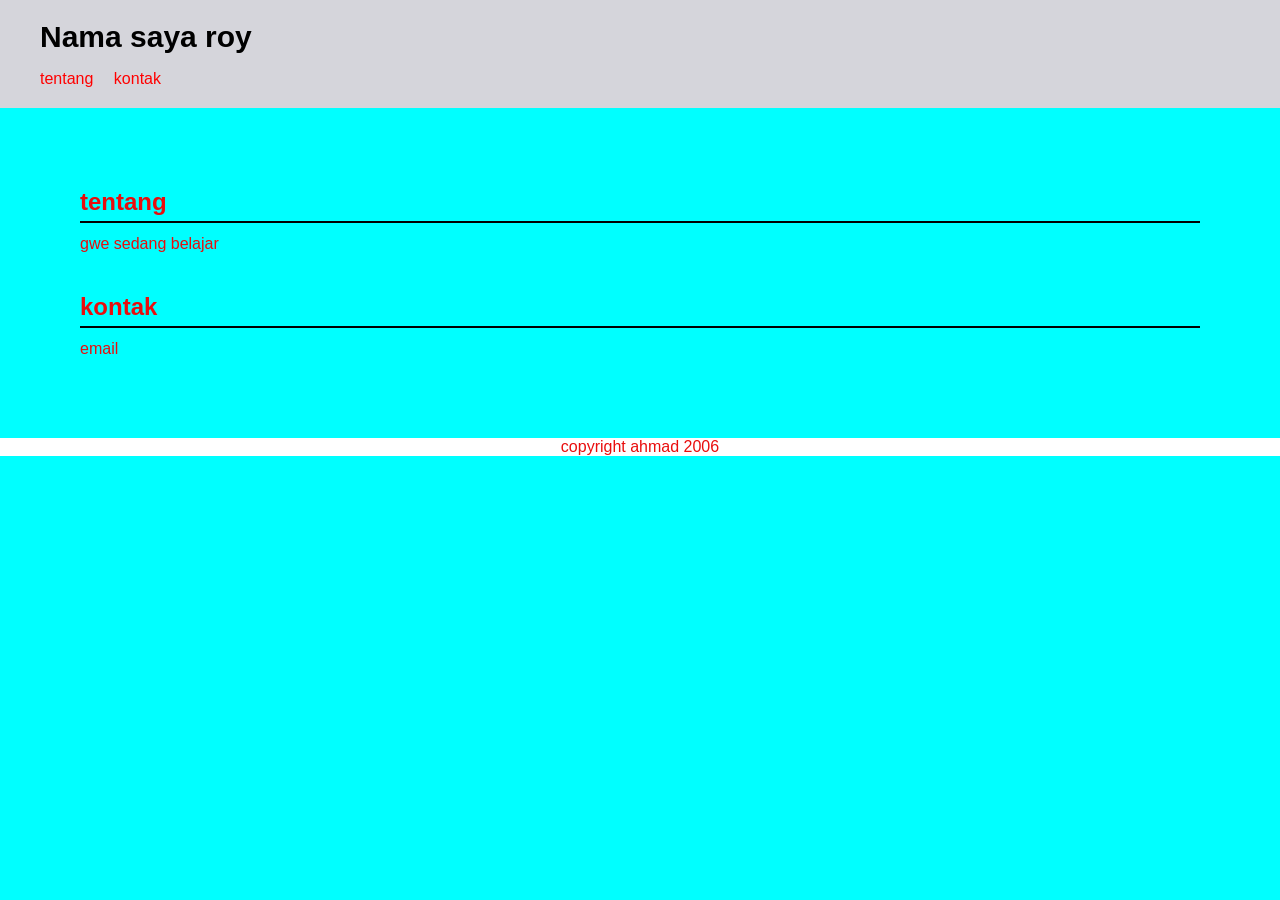
<file: index.html>
<!DOCTYPE html>
<html lang="en">
<head>
    <meta charset="UTF-8">
    <meta name="viewport" content="width=device-width, initial-scale=1.0">
    <title>royan website</title>
    <link rel="stylesheet" href="style.css">
</head>
<body>
    <header>
    <h1>Nama saya roy</h1>
    <nav>
        <a href="#">tentang</a>
         <a href="#">kontak</a>
    </nav>
    </header>
   
    <main>
        <section id="tentang">
            <h2>tentang</h2>
            <p>gwe sedang belajar</p>
        </section>

        <section id="kontak">
            <h2>kontak</h2>
            <p>email </p>

        </section>
    </main>

<footer>
    <p>copyright ahmad 2006</p>
</footer>

</body>
</html>
</file>
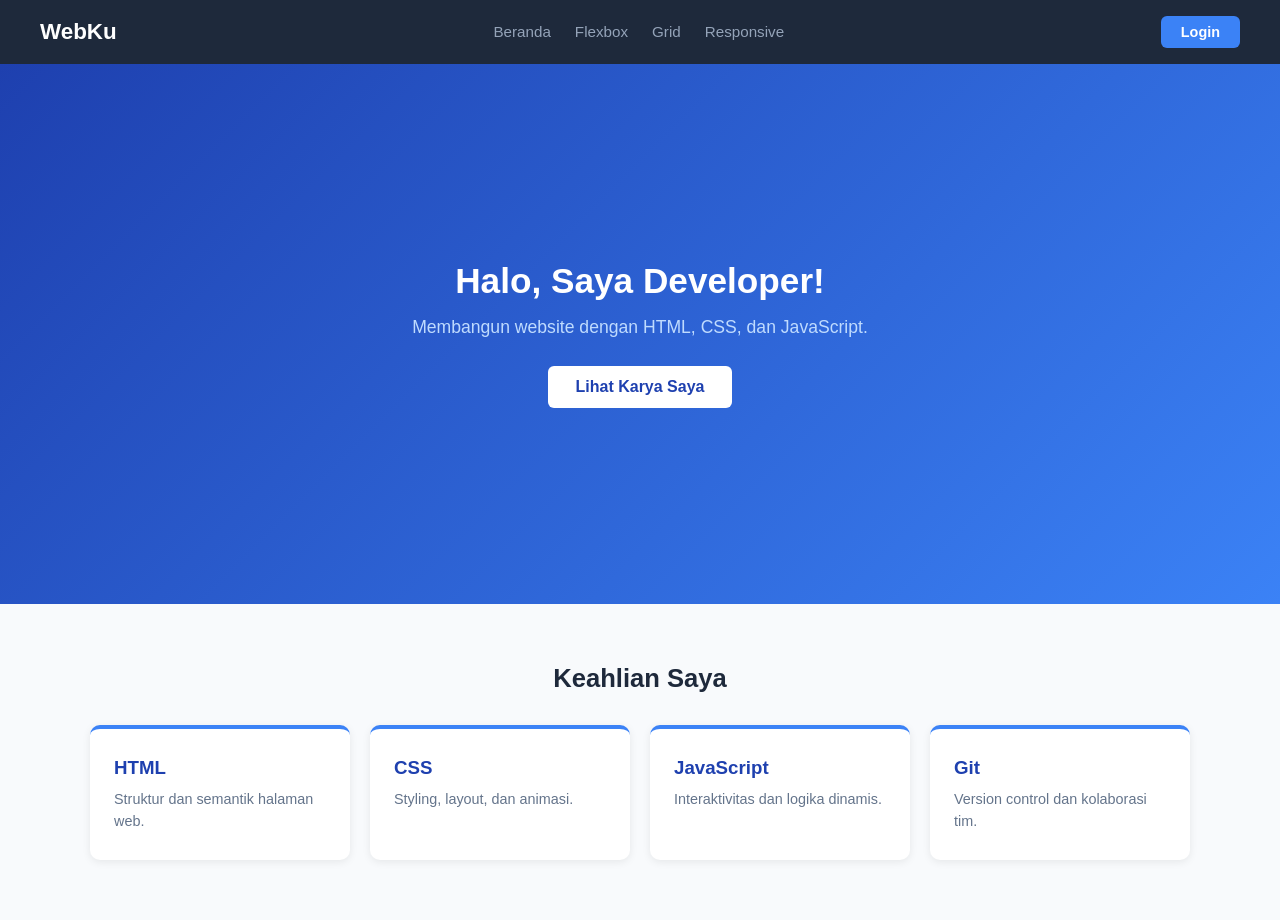
<file: flexbox.html>
<!DOCTYPE html>
<html lang="en">
<head>
    <meta charset="UTF-8">
    <meta name="viewport" content="width=device-width, initial-scale=1.0">
    <title>Aroeyan</title>
    <link rel="stylesheet" href="flexbox.css">
</head>
<body>
     <nav class="navbar"> 
 <span class="brand">WebKu</span>
 <ul class="nav-links"> 
 <li><a href="index.html">Beranda</a></li>
 <li><a href="flexbox.html">Flexbox</a></li> 
 <li><a href="grid.html">Grid</a></li>
 <li><a href="responsive.html">Responsive</a></li>
 </ul> 
 <a href="#" class="btn-nav">Login</a>
 </nav>

 <!-- HERO SECTION --> 
<section class="hero">
<div class="hero-content"> 
<h1>Halo, Saya Developer!</h1>
<p>Membangun website dengan HTML, CSS, dan JavaScript.</p> 
<a href="#" class="btn">Lihat Karya Saya</a>
</div> 
</section>

 <!-- CARD SECTION -->
 <section class="cards-section">
 <h2>Keahlian Saya</h2> 
 <div class="cards-container">
 <div class="card"><h3>HTML</h3><p>Struktur dan semantik 
halaman web.</p></div>
 <div class="card"><h3>CSS</h3><p>Styling, layout, dan 
animasi.</p></div>
 <div class="card"><h3>JavaScript</h3><p>Interaktivitas dan logika 
dinamis.</p></div>
 <div class="card"><h3>Git</h3><p>Version control dan kolaborasi 
tim.</p></div>
 </div> 
 </section>

</body>
</html>
</file>
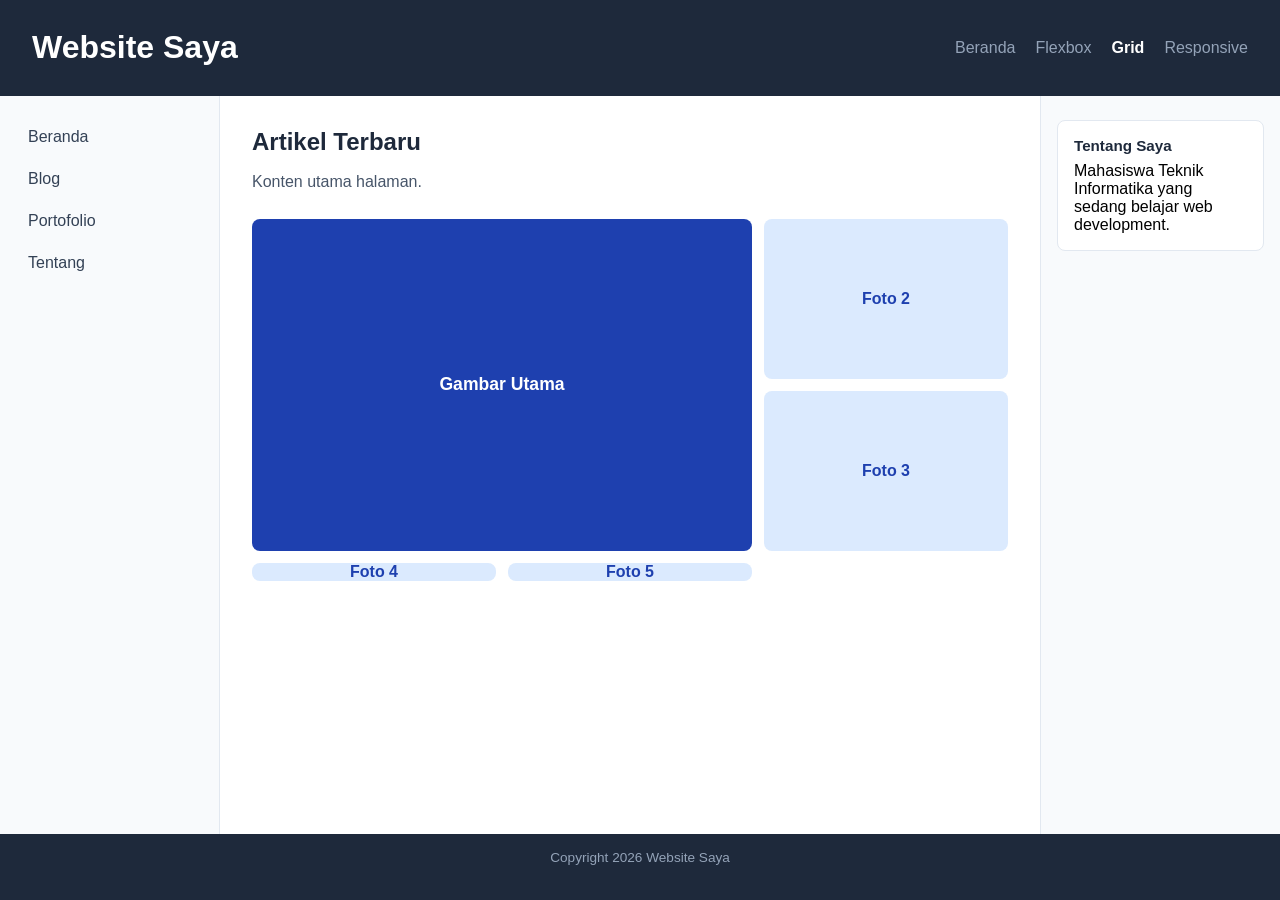
<file: grid.html>
<!DOCTYPE html>
<html lang="en">
<head>
    <meta charset="UTF-8">
    <meta name="viewport" content="width=device-width, initial-scale=1.0">
    <title>CSS Grid</title>
    <link rel="stylesheet" href="grid.css">
</head>
<body> 
     <div class="page-layout">

 <header class="site-header">
 <h1>Website Saya</h1> 
 <nav class="header-nav">
 <a href="index.html">Beranda</a> 
 <a href="flexbox.html">Flexbox</a>
 <a href="grid.html" class="active">Grid</a> 
 <a href="responsive.html">Responsive</a>
 </nav> 
 </header>
 
 <nav class="sidebar"> 
 <ul> 
 <li><a href="#">Beranda</a></li>
 <li><a href="#">Blog</a></li> 
 <li><a href="#">Portofolio</a></li>
 <li><a href="#">Tentang</a></li> 
 </ul>
 </nav> 
    
 <main class="main-content"> 
 <h2>Artikel Terbaru</h2> 
 <p>Konten utama halaman.</p>

  <!-- Galeri Grid dalam Grid --> 
 <div class="gallery">
 <div class="gallery-item featured">Gambar Utama</div>
 <div class="gallery-item">Foto 2</div> 
 <div class="gallery-item">Foto 3</div>
 <div class="gallery-item">Foto 4</div> 
 <div class="gallery-item">Foto 5</div>
 </div> 
 </main>
 
 <aside class="widget-area">
 <div class="widget">
 <h3>Tentang Saya</h3> 
 <p>Mahasiswa Teknik Informatika yang sedang belajar web
development.</p> 
 </div>
 </aside>

 <footer class="site-footer">
 <p>Copyright 2026 Website Saya</p> 
 </footer>

     </div>
</body>
</html>
</file>
<file: style.css>
*{
    margin: 0;
    padding: 0;
    box-sizing: border-box;
}

body {
    font-family: Arial, Helvetica, sans-serif;
    background-color: aqua;
    color: rgb(233, 13, 13);
}

header {
    background-color: rgb(213, 213, 219);
    color: black;
    padding: 20px 40px;
}

header h1 {
    font-size: 30px;
    margin-bottom: 16px;
}

nav a {
    color: red;
    text-decoration: none;
    margin-right: 16px;
}

nav a :hover {
    color: black;
}

main {
    padding: 40px;
}

section {
    margin: 40px;
}

section h2 {
    font-size: 24px;
    border-bottom: 2px solid black;
    padding-bottom: 5px;
    margin-bottom: 12px;
}

footer {
    background-color: white;
    text-align: center;
    
}
</file>
<file: flexbox.css>
/* RESET */ 
* { margin: 0; padding: 0; box-sizing: border-box; }
body { font-family: Arial, sans-serif; background: #f8fafc; color: 
#1e293b; }
 
/* NAVBAR - 3 item: brand | links | tombol login */ 
.navbar { 
 display: flex;
 justify-content: space-between; /* brand kiri, links tengah, btn kanan */ 

 align-items: center; 
 background-color: #1e293b;
 padding: 16px 40px;
} 
.brand { color: #fff; font-size: 1.4rem; font-weight: bold; }
 
.nav-links {
 display: flex; 
 list-style: none;
 gap: 24px;
} 
.nav-links a { color: #94a3b8; text-decoration: none; font-size:
0.95rem; } 
.nav-links a:hover { color: #fff; }
 
/* Tombol login di ujung kanan navbar */ 
.btn-nav {
 background: #3b82f6; 
 color: #fff;
 padding: 8px 20px; 
 border-radius: 6px;
 text-decoration: none; 
 font-size: 0.9rem;
 font-weight: bold; 
} 

.btn-nav:hover { background: #2563eb; }

/* HERO */ 
.hero {
 display: flex;
 justify-content: center; 
 align-items: center;
 min-height: 60vh; 
 background: linear-gradient(135deg, #1e40af, #3b82f6);
 text-align: center; 
}
.hero-content { max-width: 600px; padding: 40px; } 
.hero h1 { color: #fff; font-size: 2.2rem; margin-bottom: 16px; }
.hero p { color: #bfdbfe; font-size: 1.1rem; margin-bottom: 28px; }
.btn { 
 display: inline-block;
 background: #fff; 
 color: #1e40af;
 padding: 12px 28px; 
 border-radius: 6px;
 font-weight: bold; 
 text-decoration: none;
} 


/* CARDS */ 
.cards-section { padding: 60px 40px; }
.cards-section h2 { text-align: center; margin-bottom: 32px; font-size: 
1.6rem; }
.cards-container { 
 display: flex;
 flex-wrap: wrap; /* pindah baris jika layar sempit */ 
 gap: 20px;
 justify-content: center; 
}

.card {
flex: 1 1 200px; /* tumbuh | susut | min-width 200px */
 max-width: 260px; 
 background: #fff;
 border-radius: 10px; 
 padding: 28px 24px;
 box-shadow: 0 2px 8px rgba(0,0,0,0.08); 
 border-top: 4px solid #3b82f6;
} 
.card h3 { margin-bottom: 10px; color: #1e40af; }
.card p { color: #64748b; font-size: 0.9rem; line-height: 1.5; }
</file>
<file: grid.css>
* { margin: 0; padding: 0; box-sizing: border-box; } 
body { font-family: Arial, sans-serif; background: #f1f5f9; }

/* LAYOUT UTAMA - grid-template-areas */
.page-layout { 
 display: grid;
 grid-template-areas: 
 'header header header'
 'sidebar content widgets' 
 'footer footer footer';
 grid-template-columns: 220px 1fr 240px; /* sidebar | konten | widget 
*/
 grid-template-rows: auto minmax(80vh, auto) auto;
 min-height: 100vh; 
}
 
/* Hubungkan elemen ke area */
.site-header { grid-area: header; } 
.sidebar { grid-area: sidebar; }
.main-content { grid-area: content; }
.widget-area { grid-area: widgets; } 
.site-footer { grid-area: footer; }

/* HEADER */
.site-header { 
 display: flex; /* flex di dalam grid! */
 justify-content: space-between; 
 align-items: center;
 background: #1e293b;
 color: #fff; 
 padding: 20px 32px;
} 
.header-nav { display: flex; gap: 20px; }
.header-nav a { color: #94a3b8; text-decoration: none; } 
.header-nav a.active { color: #fff; font-weight: bold; }

/* SIDEBAR */ 
.sidebar { background: #f8fafc; border-right: 1px solid #e2e8f0;
padding: 24px 16px; } 
.sidebar ul { list-style: none; }
.sidebar li { margin-bottom: 8px; } 
.sidebar a { color: #334155; text-decoration: none; padding: 8px
12px; 
 display: block; border-radius: 6px; }
.sidebar a:hover { background: #e2e8f0; } 

/* MAIN CONTENT */ 
.main-content { padding: 32px; background: #fff; }
.main-content h2 { margin-bottom: 12px; color: #1e293b; } 
.main-content p { color: #475569; line-height: 1.7; margin-bottom:
24px; } 

/* GALERI (GRID DALAM GRID) */ 
.gallery {
 display: grid;
 grid-template-columns: repeat(3, 1fr); 
 grid-template-rows: 160px 160px;
 gap: 12px; 
}
.gallery-item { 
 background: #dbeafe; border-radius: 8px;
 display: flex; align-items: center; justify-content: center; 
 color: #1e40af; font-weight: bold;
}
.gallery-item.featured { 
 grid-column: span 2; /* melebar 2 kolom */
 grid-row: span 2; /* meninggi 2 baris */ 
 background: #1e40af; color: #fff; font-size: 1.1rem;
}
 
/* WIDGET */
.widget-area { background: #f8fafc; border-left: 1px solid #e2e8f0; 
padding: 24px 16px; }
.widget { background: #fff; border-radius: 8px; padding: 16px; 
 border: 1px solid #e2e8f0; }
.widget h3 { margin-bottom: 8px; color: #1e293b; font-size: 0.95rem; 
}x
.widget p { color: #64748b; font-size: 0.88rem; line-height: 1.6; }

/* FOOTER */ 
.site-footer {
 background: #1e293b; color: #94a3b8; 
 text-align: center; padding: 16px; font-size: 0.85rem;
}
</file>
